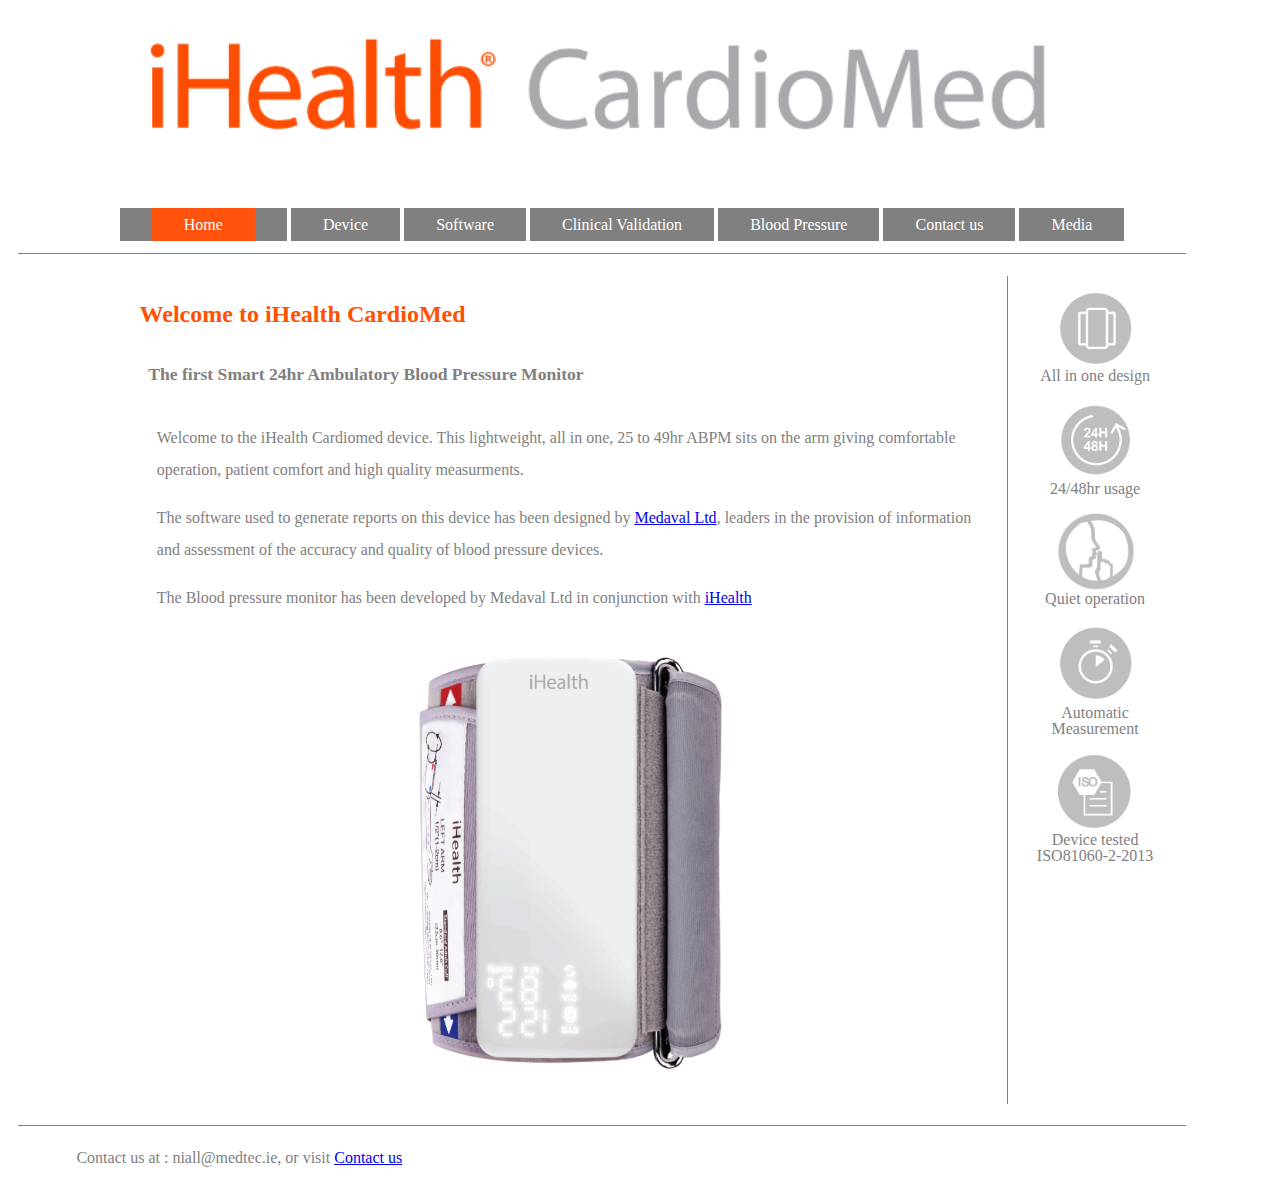
<file: index.html>
<!DOCTYPE html>
<html>
  <head>
    <meta charset="utf-8">
    <title>iHealth Cardiomed</title>
    <link rel="stylesheet" href="./css/home.css">
  </head>
  <body>
    <section class="container">
      <header id="header">
  <a href="index.html"><img src="images/ihealthcardiomed.jpg" alt="ihealth" class="large-centre-img"> </a>
</header>
      <nav id="navigation">
    <ul id="menu">
    	<li id="home"><a href="index.html">Home</a></li>
        <li id="device"><a href="device.html">Device</a></li>
        <li id="software"><a href="software.html">Software</a></li>
        <li id="clinical"><a href="clinval.html">Clinical Validation</a></li>
        <li id="why"><a href="why.html">Blood Pressure</a></li>
        <li id="contact"><a href="contact_us.html">Contact us</a></li>
        <li id="media"><a href="media.html">Media</a></li>
    </ul>
</nav>

<script>
  document.querySelector("#home").classList.add("active")
</script>
<main id="maincontent">
  <article id="primary">
    <section>
      <h1>Welcome to iHealth CardioMed</h1>
      <h3>The first Smart 24hr Ambulatory Blood Pressure Monitor</h3>
      <p> 
        Welcome to the iHealth Cardiomed device. This lightweight, all in one, 25 to 49hr ABPM sits on the arm giving comfortable operation, patient comfort and high quality measurments. 
      </p>
      <p>
        The software used to generate reports on this device has been designed by <a href="http://www.medaval.ie">Medaval Ltd</a>, leaders in the provision of information and assessment of the accuracy and quality of blood pressure devices.
      </p> 
      <p>
        The Blood pressure monitor has been developed by Medaval Ltd in conjunction with <a href="https://ihealthlabs.com">iHealth</a>
      </p>
      <p>
        <img src="images/ihealthcardiomed_device.jpg" alt="ihealth" class="medium-centre-img">
      </p>
    </section>
  </article>
  <aside id="secondary">
  <p class="highlight">
   <img src="images/aio.jpg" alt="All in one design" class="small-centre-img">
   All in one design
  </p>
  <p class="highlight">
    <img src="images/24_48.jpg" alt="The device can be used over 24-48hrs" class="small-centre-img">
    24/48hr usage
  </p>
  <p class="highlight">
    <img src="images/quiet.jpg" alt="The device is quiet to use" class="small-centre-img">
    Quiet operation
  </p>
  <p class="highlight">
    <img src="images/timer.jpg" alt="The device is automated" class="small-centre-img">
    Automatic Measurement
  </p>
  <p class="highlight">
    <img src="images/iso.jpg" alt="The device is tested to ISO81060-2-2013" class="small-centre-img">
    Device tested ISO81060-2-2013
  </p>
</aside>
</main>
      <footer id="footer">
  <p> 
    Contact us at : niall@medtec.ie, or visit  <a href="contact_us.html"> Contact us </a>
  </p>
</footer>
    </section>
  </body>
</html>
</file>
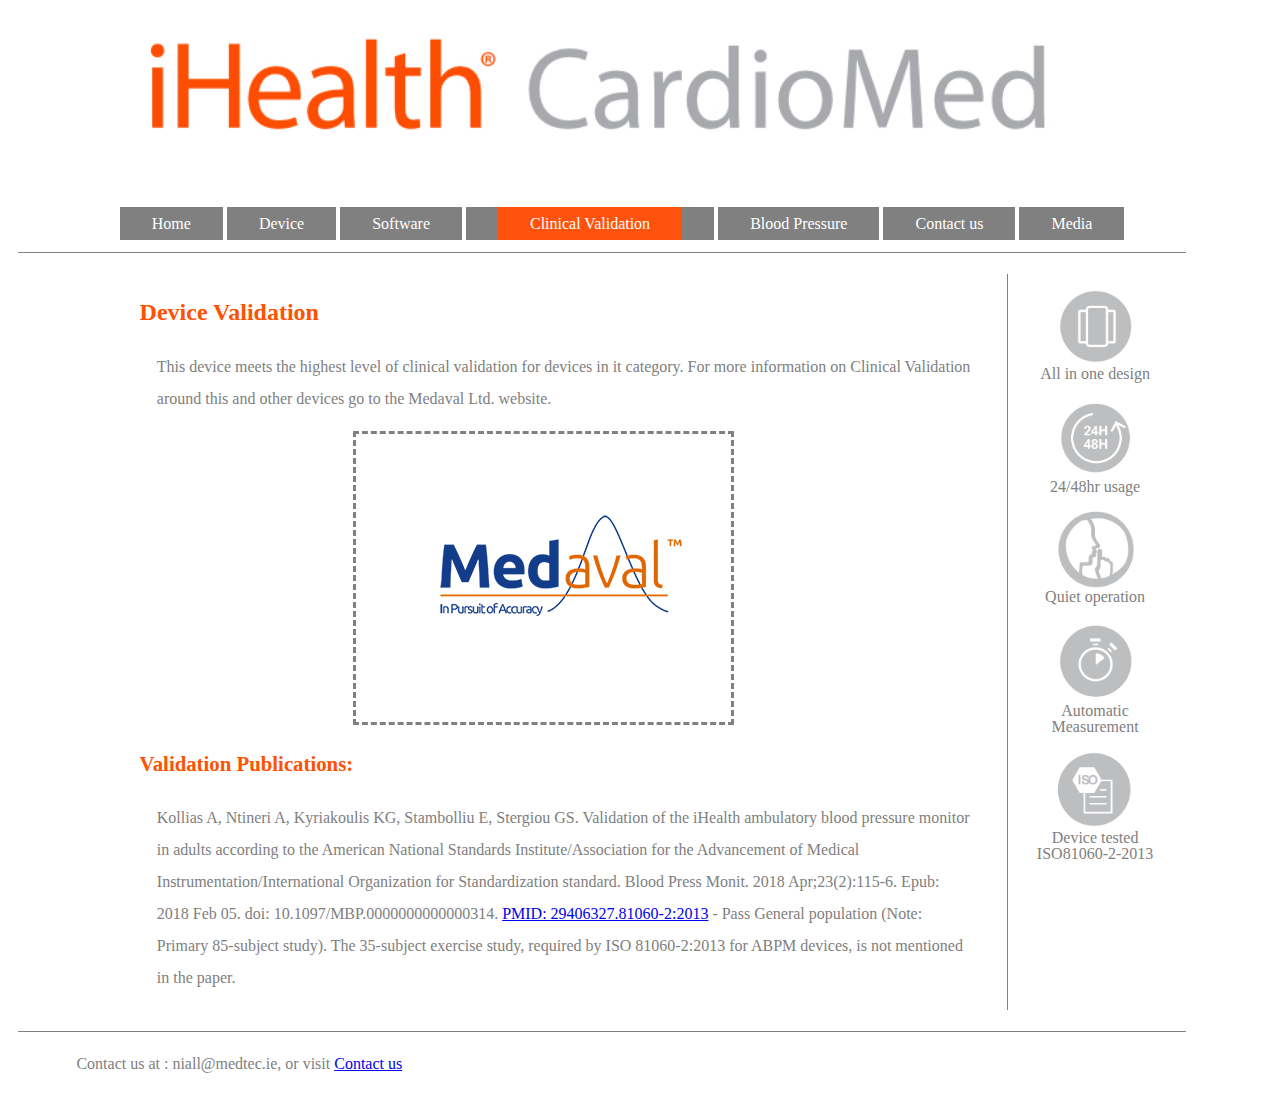
<file: clinval.html>
<!DOCTYPE html>
<html>
  <head>
    <meta charset="utf-8">
    <title>iHealth Cardiomed</title>
    <link rel="stylesheet" href="./css/home.css">
  </head>
  <body>
    <section class="container">
      <header id="header">
  <a href="index.html"><img src="images/ihealthcardiomed.jpg" alt="ihealth" class="large-centre-img"> </a>
</header>
      <nav id="navigation">
    <ul id="menu">
    	<li id="home"><a href="index.html">Home</a></li>
        <li id="device"><a href="device.html">Device</a></li>
        <li id="software"><a href="software.html">Software</a></li>
        <li id="clinical"><a href="clinval.html">Clinical Validation</a></li>
        <li id="why"><a href="why.html">Blood Pressure</a></li>
        <li id="contact"><a href="contact_us.html">Contact us</a></li>
        <li id="media"><a href="media.html">Media</a></li>
    </ul>
</nav>

<script>
  document.querySelector("#clinical").classList.add("active")
</script>
<main id="maincontent">
  <article id="primary">
    <section>
      <h1>Device Validation</h1>
      <p>
        This device meets the highest level of clinical validation for devices in it category.
        For more information on Clinical Validation around this and other devices go to the Medaval Ltd. website.
       </p>
       <p id="Clinical">  <a href="http://medaval.ie"><img src="images/medaval_1.png" alt="medaval homepage">
        </a>
      </p>
    </section>
    <section>
      <h2>Validation Publications:</h2>
      <p>
        Kollias A, Ntineri A, Kyriakoulis KG, Stambolliu E, Stergiou GS. Validation of the iHealth ambulatory blood pressure monitor in adults according to the American National Standards Institute/Association for the Advancement of Medical Instrumentation/International Organization for Standardization standard. Blood Press Monit. 2018 Apr;23(2):115-6. Epub: 2018 Feb 05. doi: 10.1097/MBP.0000000000000314. <a href="https://www.ncbi.nlm.nih.gov/pubmed/29406327">PMID: 29406327.81060-2:2013</a> - Pass General population (Note: Primary 85-subject study). The 35-subject exercise study, required by ISO 81060-2:2013 for ABPM devices, is not mentioned in the paper.
      </p>
    </section>
  </article>
  <aside id="secondary">
  <p class="highlight">
   <img src="images/aio.jpg" alt="All in one design" class="small-centre-img">
   All in one design
  </p>
  <p class="highlight">
    <img src="images/24_48.jpg" alt="The device can be used over 24-48hrs" class="small-centre-img">
    24/48hr usage
  </p>
  <p class="highlight">
    <img src="images/quiet.jpg" alt="The device is quiet to use" class="small-centre-img">
    Quiet operation
  </p>
  <p class="highlight">
    <img src="images/timer.jpg" alt="The device is automated" class="small-centre-img">
    Automatic Measurement
  </p>
  <p class="highlight">
    <img src="images/iso.jpg" alt="The device is tested to ISO81060-2-2013" class="small-centre-img">
    Device tested ISO81060-2-2013
  </p>
</aside>
</main>
      <footer id="footer">
  <p> 
    Contact us at : niall@medtec.ie, or visit  <a href="contact_us.html"> Contact us </a>
  </p>
</footer>
    </section>
  </body>
</html>
</file>
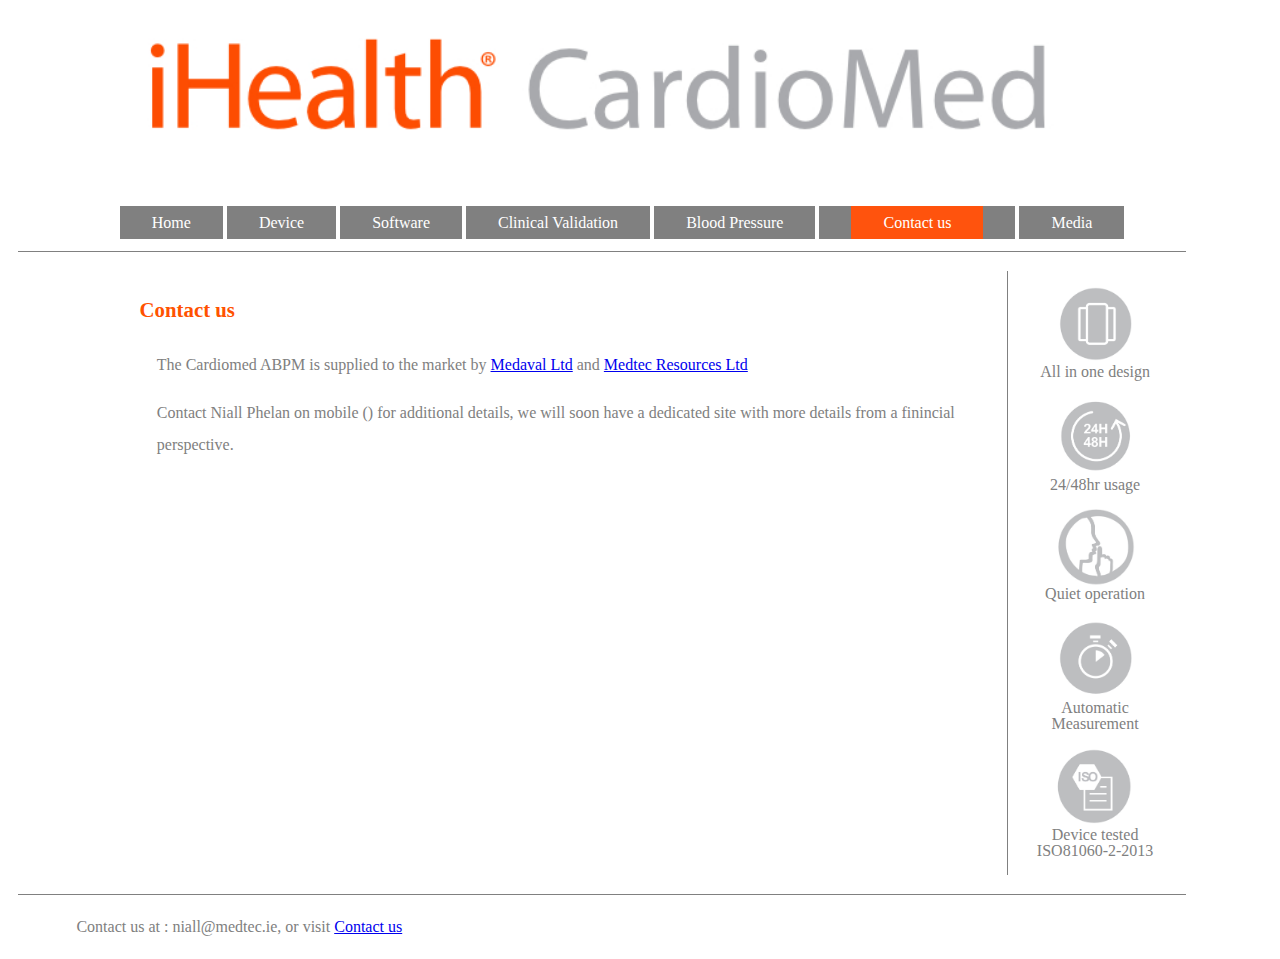
<file: contact_us.html>
<!DOCTYPE html>
<html>
  <head>
    <meta charset="utf-8">
    <title>iHealth Cardiomed</title>
    <link rel="stylesheet" href="./css/home.css">
  </head>
  <body>
    <section class="container">
      <header id="header">
  <a href="index.html"><img src="images/ihealthcardiomed.jpg" alt="ihealth" class="large-centre-img"> </a>
</header>
      <nav id="navigation">
    <ul id="menu">
    	<li id="home"><a href="index.html">Home</a></li>
        <li id="device"><a href="device.html">Device</a></li>
        <li id="software"><a href="software.html">Software</a></li>
        <li id="clinical"><a href="clinval.html">Clinical Validation</a></li>
        <li id="why"><a href="why.html">Blood Pressure</a></li>
        <li id="contact"><a href="contact_us.html">Contact us</a></li>
        <li id="media"><a href="media.html">Media</a></li>
    </ul>
</nav>

<script>
  document.querySelector("#contact").classList.add("active")
</script>
<main id="maincontent">
  <article id="primary">
    <section>
      <h2>Contact us</h2>
      <p>
        The Cardiomed ABPM is supplied to the market by <a href="https://medaval.ie" target="_blank">Medaval Ltd</a> and <a href="http://www.medtec.ie" target="_blank">Medtec Resources Ltd</a>
      </p>
      <p>
        Contact Niall Phelan on mobile () for additional details, we will soon have a dedicated site with more details from a finincial perspective.
      </p>
    </section>
  </article>
  <aside id="secondary">
  <p class="highlight">
   <img src="images/aio.jpg" alt="All in one design" class="small-centre-img">
   All in one design
  </p>
  <p class="highlight">
    <img src="images/24_48.jpg" alt="The device can be used over 24-48hrs" class="small-centre-img">
    24/48hr usage
  </p>
  <p class="highlight">
    <img src="images/quiet.jpg" alt="The device is quiet to use" class="small-centre-img">
    Quiet operation
  </p>
  <p class="highlight">
    <img src="images/timer.jpg" alt="The device is automated" class="small-centre-img">
    Automatic Measurement
  </p>
  <p class="highlight">
    <img src="images/iso.jpg" alt="The device is tested to ISO81060-2-2013" class="small-centre-img">
    Device tested ISO81060-2-2013
  </p>
</aside>
</main>
      <footer id="footer">
  <p> 
    Contact us at : niall@medtec.ie, or visit  <a href="contact_us.html"> Contact us </a>
  </p>
</footer>
    </section>
  </body>
</html>
</file>
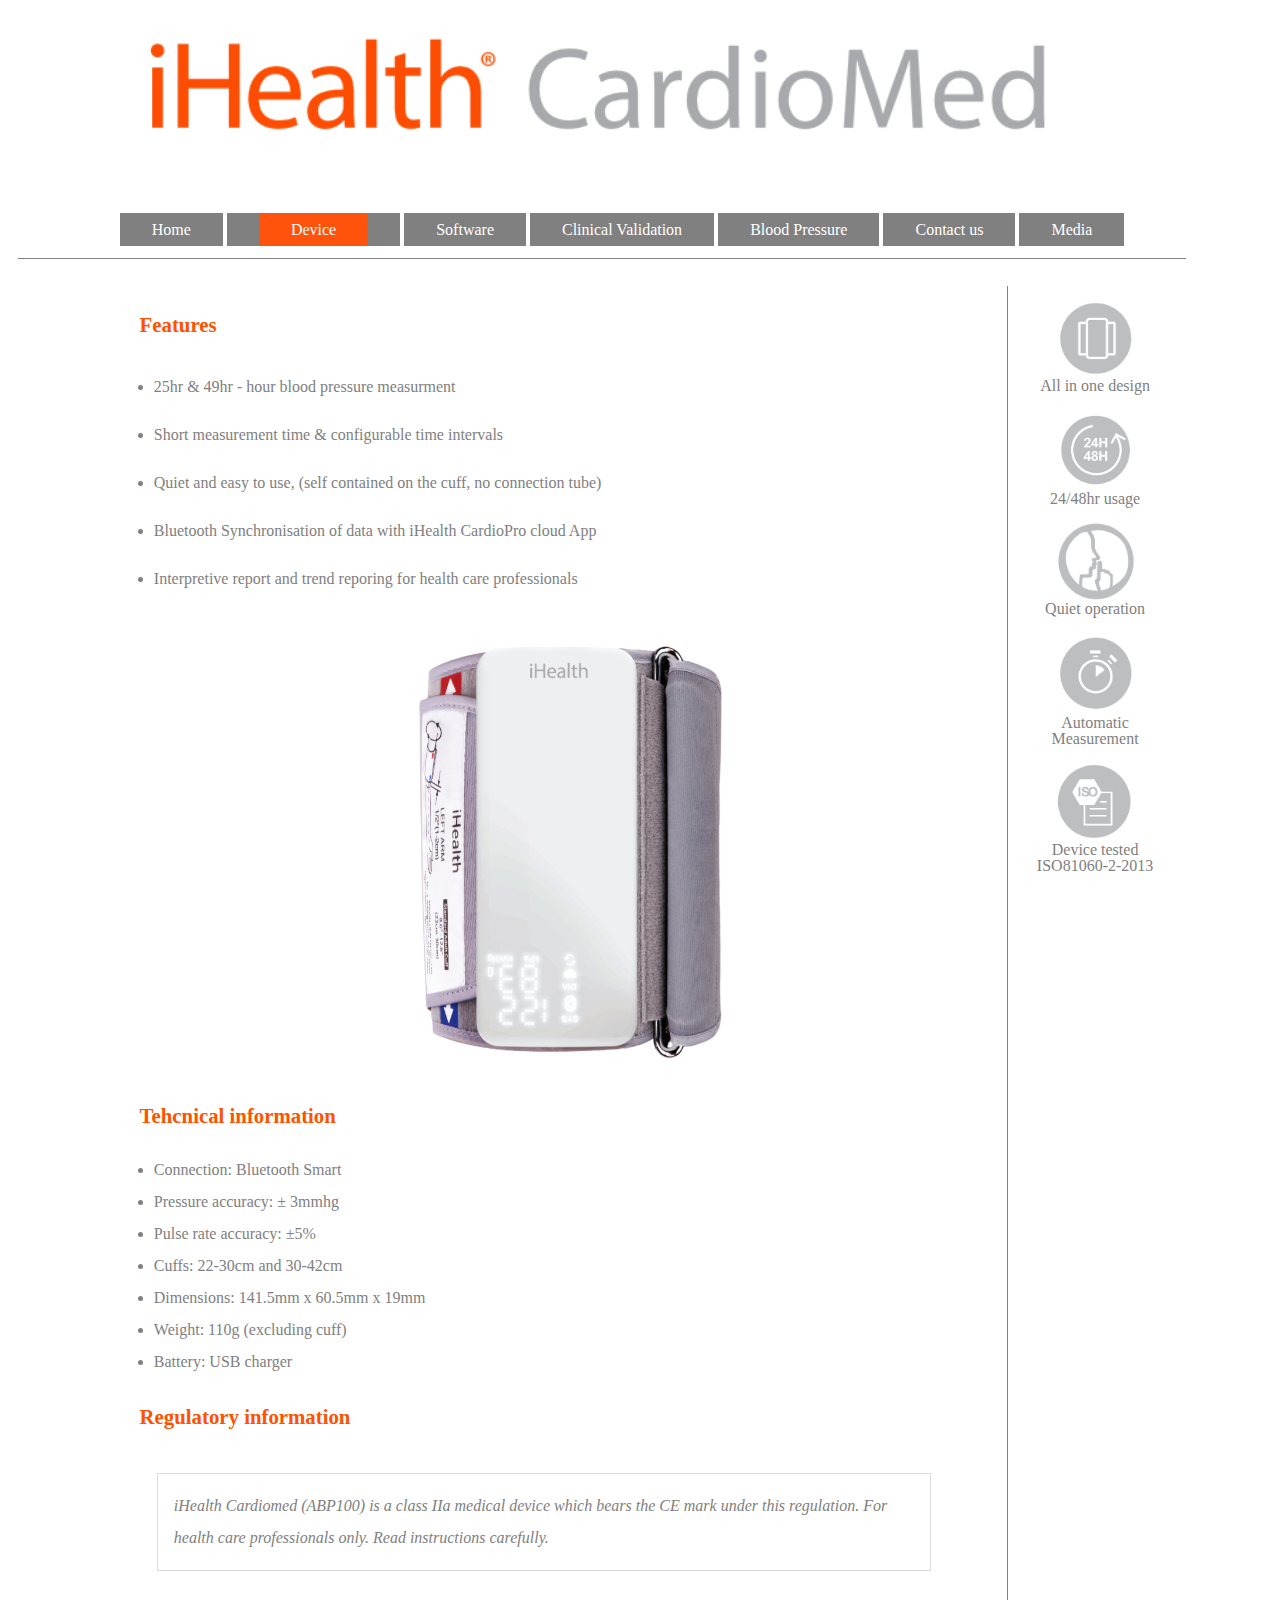
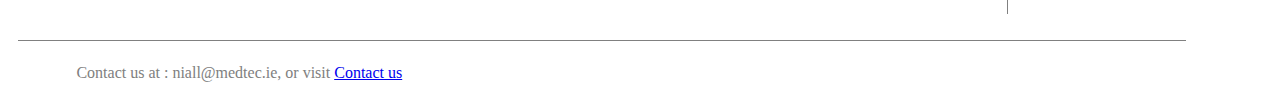
<file: device.html>
<!DOCTYPE html>
<html>
  <head>
    <meta charset="utf-8">
    <title>iHealth Cardiomed</title>
    <link rel="stylesheet" href="./css/home.css">
  </head>
  <body>
    <section class="container">
      <header id="header">
  <a href="index.html"><img src="images/ihealthcardiomed.jpg" alt="ihealth" class="large-centre-img"> </a>
</header>
      <nav id="navigation">
    <ul id="menu">
    	<li id="home"><a href="index.html">Home</a></li>
        <li id="device"><a href="device.html">Device</a></li>
        <li id="software"><a href="software.html">Software</a></li>
        <li id="clinical"><a href="clinval.html">Clinical Validation</a></li>
        <li id="why"><a href="why.html">Blood Pressure</a></li>
        <li id="contact"><a href="contact_us.html">Contact us</a></li>
        <li id="media"><a href="media.html">Media</a></li>
    </ul>
</nav>

<script>
  document.querySelector("#device").classList.add("active")
</script>
<main id="maincontent">
  <article id="primary">
    <section>
      <h2>Features</h2>
      <ul id="features">
       <li>25hr & 49hr - hour blood pressure measurment</li>
       <li>Short measurement time & configurable time intervals</li>
       <li>Quiet and easy to use, (self contained on the cuff, no  connection tube)</li>
       <li>Bluetooth Synchronisation of data with iHealth CardioPro cloud App</li>
       <li>Interpretive report and trend reporing for health care professionals</li>
      </ul>
      <p>
        <img src="images/ihealthcardiomed_device.jpg" alt="ihealth" class="medium-centre-img">
      </p>
    </section>
    <section>  
      <h2>Tehcnical information</h2>
      <ul id="technical_information">
        <li>Connection: Bluetooth Smart</li>
        <li>Pressure accuracy: ± 3mmhg</li>
        <li>Pulse rate accuracy: ±5%</li>
        <li>Cuffs: 22-30cm and 30-42cm</li>
        <li>Dimensions: 141.5mm x 60.5mm x 19mm</li>
        <li>Weight: 110g (excluding cuff)</li>                           <li>Battery: USB charger</li>
       </ul>
       <h2>Regulatory information</h2>
       <p id="regulatory_info"> 
          iHealth Cardiomed (ABP100) is a class IIa medical device which bears the CE mark under this regulation. For health care professionals only. Read instructions carefully.
       </p>
     </section>
   </article>
  <aside id="secondary">
  <p class="highlight">
   <img src="images/aio.jpg" alt="All in one design" class="small-centre-img">
   All in one design
  </p>
  <p class="highlight">
    <img src="images/24_48.jpg" alt="The device can be used over 24-48hrs" class="small-centre-img">
    24/48hr usage
  </p>
  <p class="highlight">
    <img src="images/quiet.jpg" alt="The device is quiet to use" class="small-centre-img">
    Quiet operation
  </p>
  <p class="highlight">
    <img src="images/timer.jpg" alt="The device is automated" class="small-centre-img">
    Automatic Measurement
  </p>
  <p class="highlight">
    <img src="images/iso.jpg" alt="The device is tested to ISO81060-2-2013" class="small-centre-img">
    Device tested ISO81060-2-2013
  </p>
</aside>
</main>
      <footer id="footer">
  <p> 
    Contact us at : niall@medtec.ie, or visit  <a href="contact_us.html"> Contact us </a>
  </p>
</footer>
    </section>
  </body>
</html>
</file>
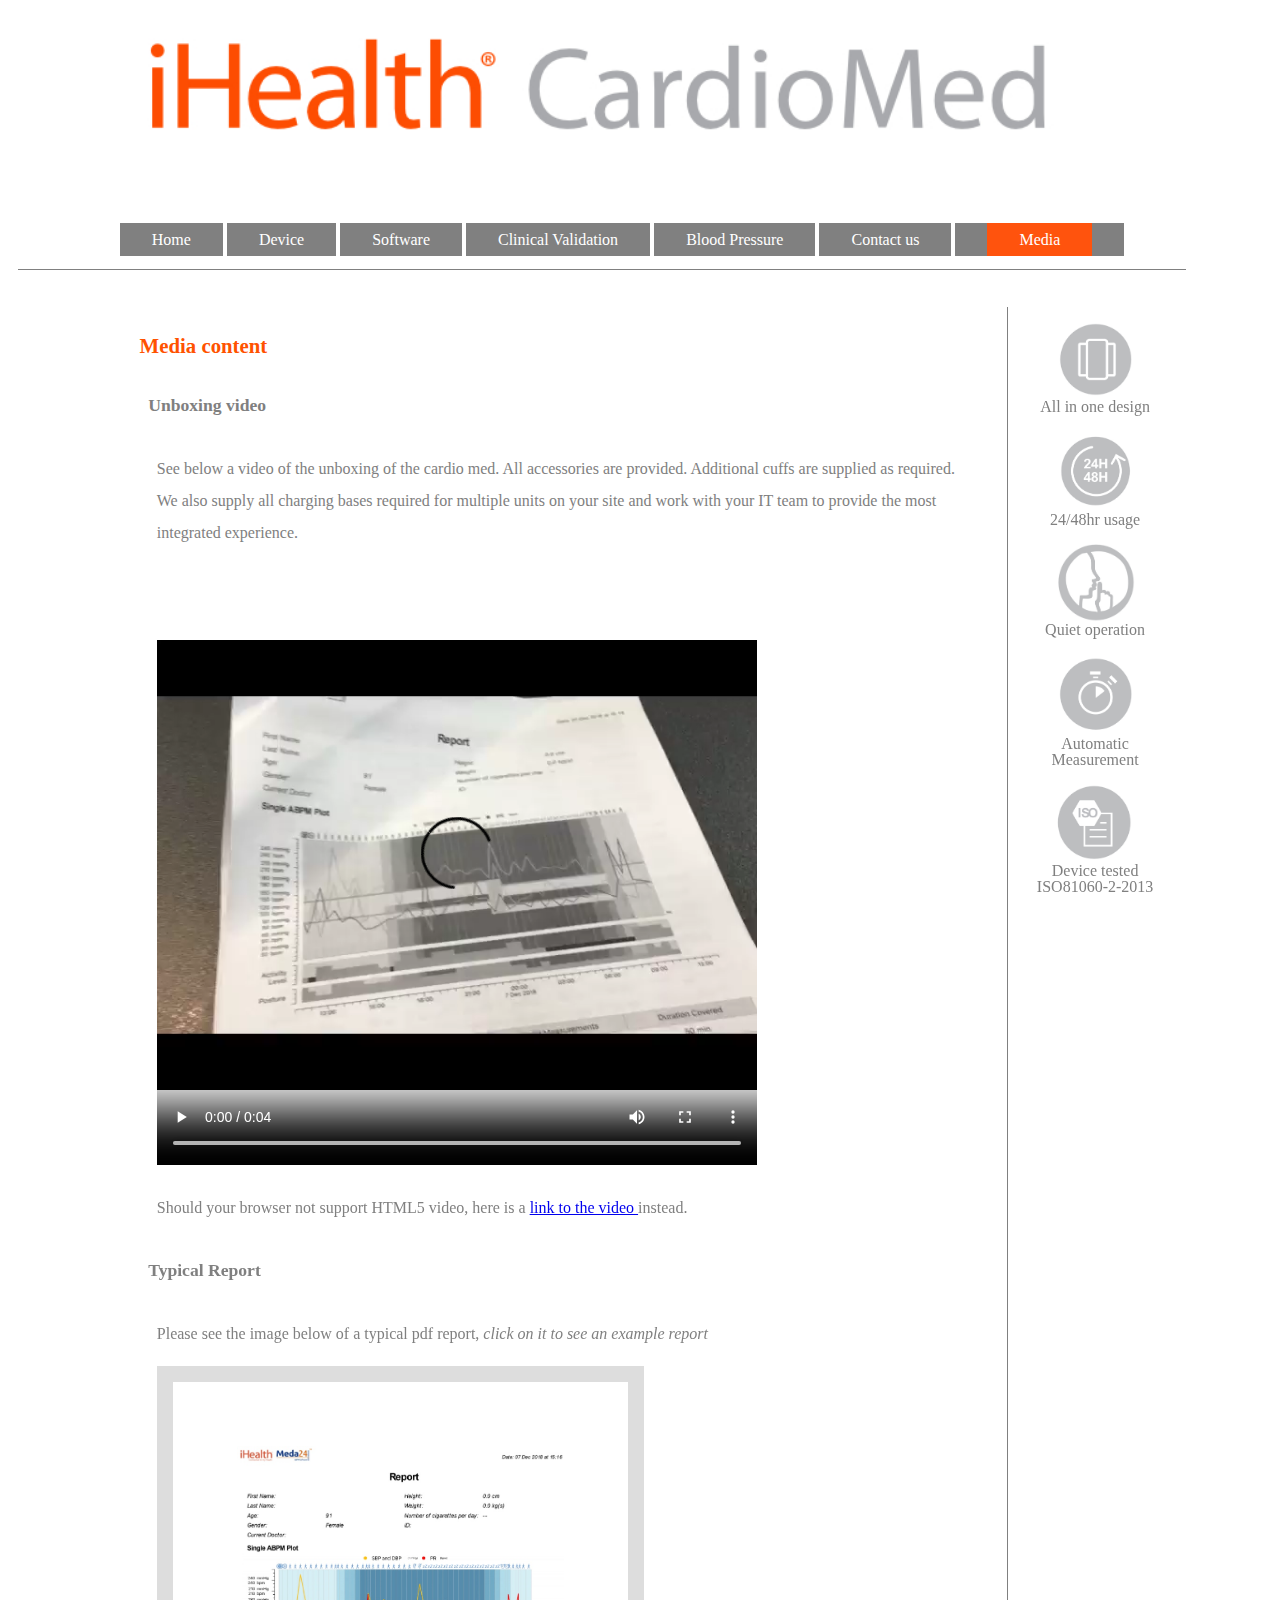
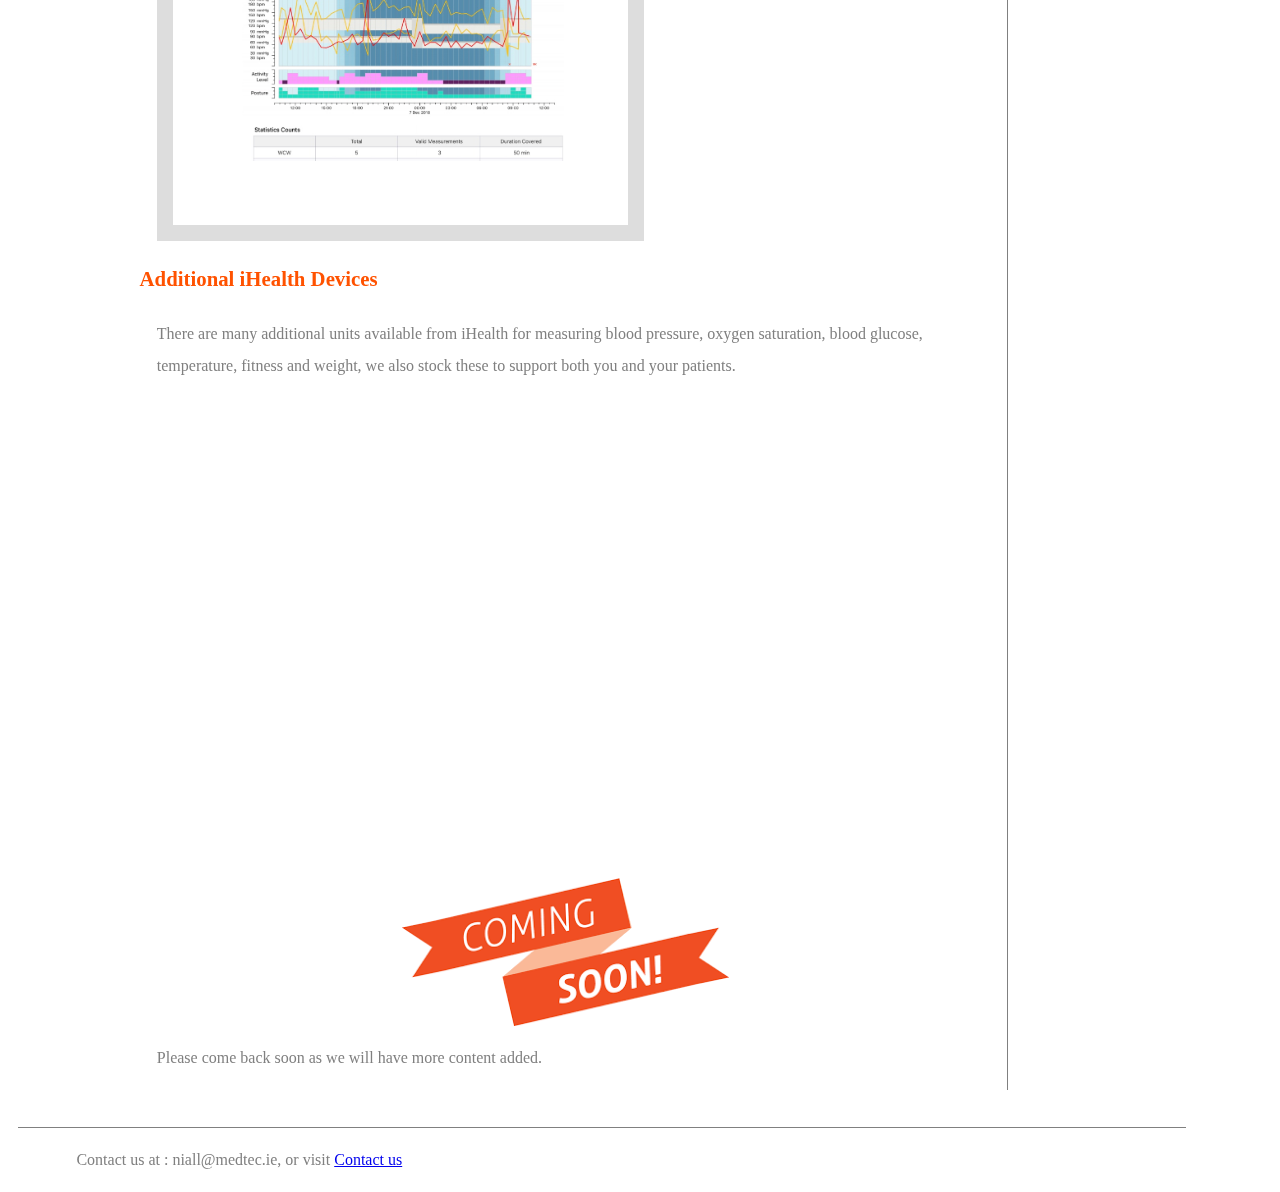
<file: media.html>
<!DOCTYPE html>
<html>
  <head>
    <meta charset="utf-8">
    <title>iHealth Cardiomed</title>
    <link rel="stylesheet" href="./css/home.css">
  </head>
  <body>
    <section class="container">
      <header id="header">
  <a href="index.html"><img src="images/ihealthcardiomed.jpg" alt="ihealth" class="large-centre-img"> </a>
</header>
      <nav id="navigation">
    <ul id="menu">
    	<li id="home"><a href="index.html">Home</a></li>
        <li id="device"><a href="device.html">Device</a></li>
        <li id="software"><a href="software.html">Software</a></li>
        <li id="clinical"><a href="clinval.html">Clinical Validation</a></li>
        <li id="why"><a href="why.html">Blood Pressure</a></li>
        <li id="contact"><a href="contact_us.html">Contact us</a></li>
        <li id="media"><a href="media.html">Media</a></li>
    </ul>
</nav>

<script>
  document.querySelector("#media").classList.add("active")
</script>
<main id="maincontent">
  <article id="primary">
    <section>
      <h2>Media content</h2>
      <h3>Unboxing video</h3>
      <p> 
        See below a video of the unboxing of the cardio med. All  accessories are provided. Additional cuffs are supplied as required. We also supply all charging bases required for multiple units on your site and work with your IT team to provide the most integrated experience.
      </p>
      <p>
        <video controls="controls" width="600" height="600" name="Cardiomed">
        <source src="videos/cardiomed.mov" type="video/mov">
        </source><source src="videos/cardiomed.mp4" type="video/mp4">
        <!-- Cannot specift percentagets only pixels
          reference: https://developer.mozilla.org/en-US/docs/Web/HTML/Element/video
          I've included two video sources in the <video> tag in order to allow for different browsers and operating systems.
        -->
        </source></video>
      </p>
      <p>
        Should your browser not support HTML5 video, here is a 
        <a href="videos/cardiomed.mp4" target="_blank">link to the video
          </a>instead.
      </p>
    </section>
    <section>
      <h3>Typical Report</h3>
      <p>
        Please see the image below of a typical pdf report, <em>click on it to see an example report</em>
      </p>
      <p>
        <a href="files/sample_report.pdf" target="pdf-frame"><img src="images/sample_report_image.jpg" alt="Sample report image with link" class="medium-left-img"></a>
      </p>
    </section>
    <section>
      <h2>Additional iHealth Devices</h2>
      <p>
        There are many additional units available from iHealth for measuring blood pressure, oxygen saturation, blood glucose, temperature, fitness and weight, we also stock these to support both you and your patients.
      </p>
      <p>
        <iframe width="600" height="453" src="https://www.youtube.com/embed/llcOj4hCw4g" frameborder="0" allow="accelerometer; autoplay; encrypted-media; gyroscope; picture-in-picture" allowfullscreen></iframe>
      </p>
      <p>
         <img src="images/comingsoon.png" alt="comingsoon" class="medium-centre-img">
      </p>
      <p>
        Please come back soon as we will have more content added.
      </p>
    </section>
  </article>
  <aside id="secondary">
  <p class="highlight">
   <img src="images/aio.jpg" alt="All in one design" class="small-centre-img">
   All in one design
  </p>
  <p class="highlight">
    <img src="images/24_48.jpg" alt="The device can be used over 24-48hrs" class="small-centre-img">
    24/48hr usage
  </p>
  <p class="highlight">
    <img src="images/quiet.jpg" alt="The device is quiet to use" class="small-centre-img">
    Quiet operation
  </p>
  <p class="highlight">
    <img src="images/timer.jpg" alt="The device is automated" class="small-centre-img">
    Automatic Measurement
  </p>
  <p class="highlight">
    <img src="images/iso.jpg" alt="The device is tested to ISO81060-2-2013" class="small-centre-img">
    Device tested ISO81060-2-2013
  </p>
</aside>
</main>
      <footer id="footer">
  <p> 
    Contact us at : niall@medtec.ie, or visit  <a href="contact_us.html"> Contact us </a>
  </p>
</footer>
    </section>
  </body>
</html>
</file>
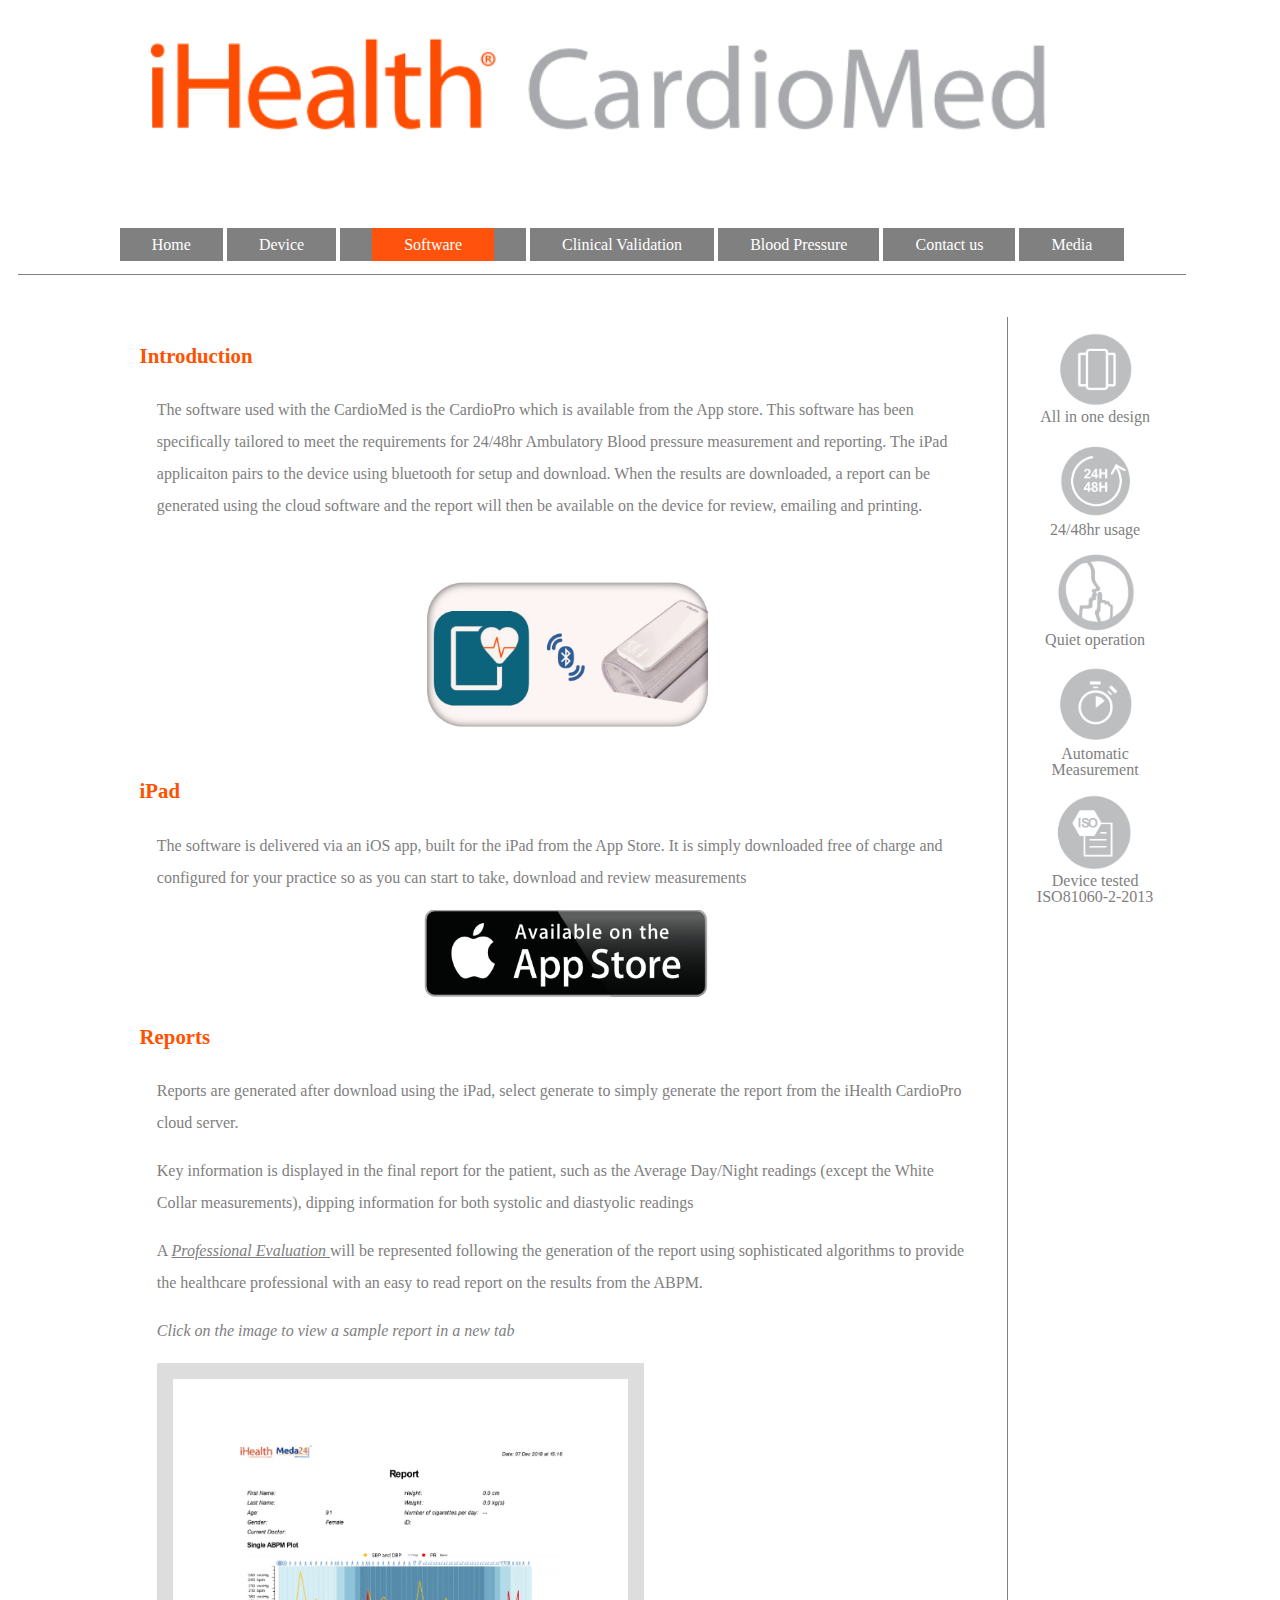
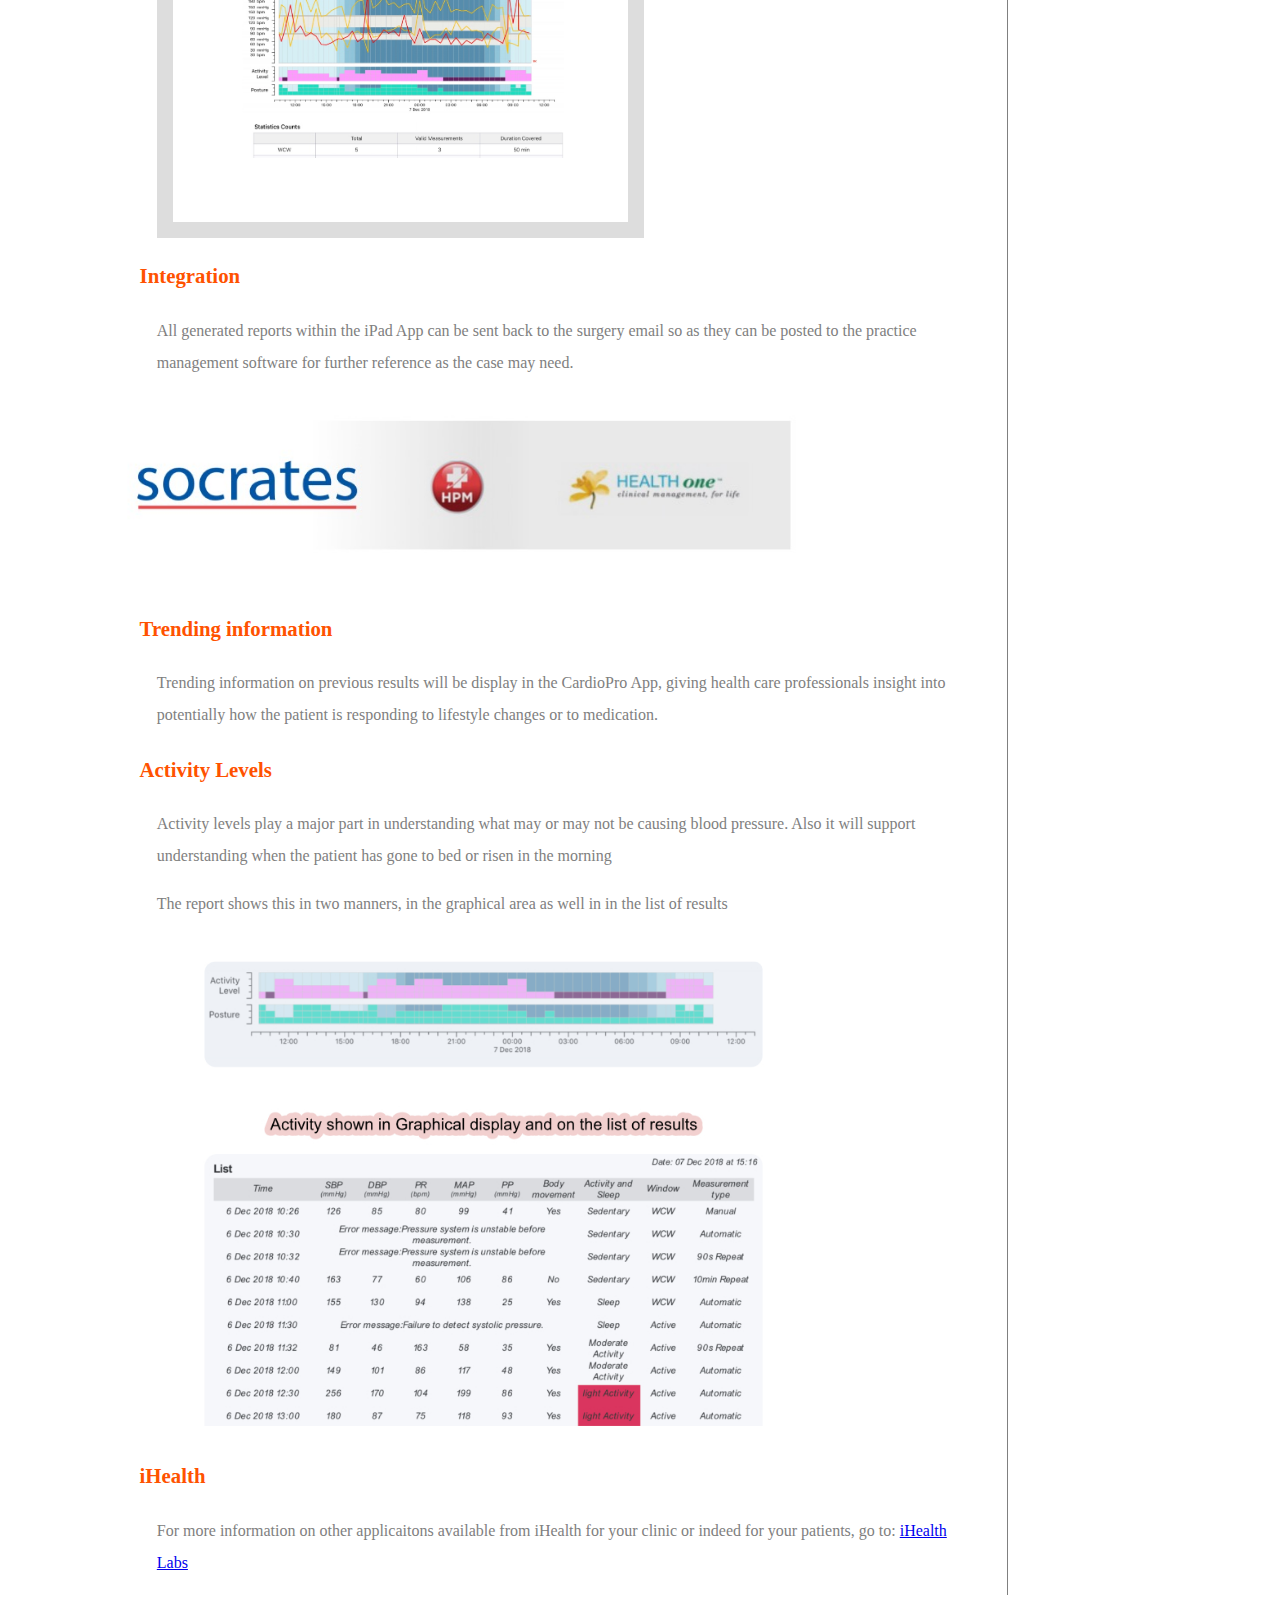
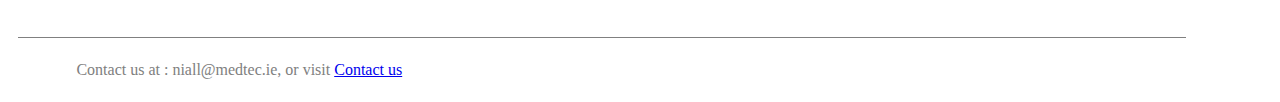
<file: software.html>
<!DOCTYPE html>
<html>
  <head>
    <meta charset="utf-8">
    <title>iHealth Cardiomed</title>
    <link rel="stylesheet" href="./css/home.css">
  </head>
  <body>
    <section class="container">
      <header id="header">
  <a href="index.html"><img src="images/ihealthcardiomed.jpg" alt="ihealth" class="large-centre-img"> </a>
</header>
      <nav id="navigation">
    <ul id="menu">
    	<li id="home"><a href="index.html">Home</a></li>
        <li id="device"><a href="device.html">Device</a></li>
        <li id="software"><a href="software.html">Software</a></li>
        <li id="clinical"><a href="clinval.html">Clinical Validation</a></li>
        <li id="why"><a href="why.html">Blood Pressure</a></li>
        <li id="contact"><a href="contact_us.html">Contact us</a></li>
        <li id="media"><a href="media.html">Media</a></li>
    </ul>
</nav>

<script>
  document.querySelector("#software").classList.add("active")
</script>
<main id="maincontent">
  <article id="primary">
    <h2>Introduction</h2>
    <p> 
      The software used with the CardioMed is the CardioPro which is available from the App store. This software has been specifically tailored to meet the requirements for 24/48hr Ambulatory Blood pressure measurement and reporting. The iPad applicaiton pairs to the device using bluetooth for setup and download. When the results are downloaded, a report can be generated using the cloud software and the report will then be available on the device for review, emailing and printing.
    </p>
    <p>
    <img src="images/device_download.jpg" alt="Activity levels" class="mediumlrg-centre-img">
    </p>
    <h2>iPad</h2>
    <p>
      The software is delivered via an iOS app, built for the iPad from the App Store. It is simply downloaded free of charge and configured for your practice so as you can start to take, download and review measurements
    </p>
    <p>
      <a href="https://itunes.apple.com/ie/app/iheath-cardiopro/id1439536350?mt=8" target="_blank"><img src="images/appstore.jpg" alt="Appstore link" class="mediumlrg-centre-img"></a>
    </p>
    <h2>Reports</h2>
    <p>
      Reports are generated after download using the iPad, select generate to simply generate the report from the iHealth CardioPro cloud server.
    </p>
    <p>
      Key information is displayed in the final report for the patient, such as the Average Day/Night readings (except the White Collar measurements), dipping information for both systolic and diastyolic readings
    </p>
    <p>
      A <u><em>Professional Evaluation</em> </u>will be represented following the generation of the report using sophisticated algorithms to provide the healthcare professional with an easy to read report on the results from the ABPM.
    </p>
    <p>
      <em>Click on the image to view a sample report in a new tab</em>
    </p>
    <p>
       <a href="files/sample_report.pdf" target="pdf-frame"><img src="images/sample_report_image.jpg" alt="Sample report image with link" class="medium-left-img"></a>
     </p>
    <h2>Integration</h2>
    <p>
      All generated reports within the iPad App can be sent back to the surgery email so as they can be posted to the practice management software for further reference as the case may need.
    </p>
          <!--
          Alternative method of having 3 images
          <div class="row">
            <div class="column">
            <img src="images/socrates_logo.png" alt="Socrates" style="width:70%">
            </div>
              <div class="column">
            <img src="images/helix.jpg" alt="Helix" style="width:70%">
            </div>
              <div class="column">
            <img src="images/healthone.jpg" alt="Healthone" style="width:70%">
            </div>
          </div>
        -->
       <img src="images/clanwilliam.jpg" alt="Clanwilliam software" class="large-centre-img">
    <h2>Trending information</h2>
    <p>
      Trending information on previous results will be display in the CardioPro App, giving health care professionals insight into potentially how the patient is responding to lifestyle changes or to medication.
    </p>
    <h2>Activity Levels</h2>
    <p>
      Activity levels play a major part in understanding what may or may not be causing blood pressure. Also it will support understanding when the patient has gone to bed or risen in the morning
    </p>
    <p> 
      The report shows this in two manners, in the graphical area as well in in the list of results
    </p>
    <p>
      <img src="images/activitylevels.jpg" alt="Activity levels" class="large-centre-img">
    </p>
    <h2>iHealth</h2>
    <p> 
      For more information on other applicaitons available from iHealth for your clinic or indeed for your patients, go to: <a href="https://ihealthlabs.com" target="_blank">iHealth Labs</a>
    </p>
  </article>
  <aside id="secondary">
  <p class="highlight">
   <img src="images/aio.jpg" alt="All in one design" class="small-centre-img">
   All in one design
  </p>
  <p class="highlight">
    <img src="images/24_48.jpg" alt="The device can be used over 24-48hrs" class="small-centre-img">
    24/48hr usage
  </p>
  <p class="highlight">
    <img src="images/quiet.jpg" alt="The device is quiet to use" class="small-centre-img">
    Quiet operation
  </p>
  <p class="highlight">
    <img src="images/timer.jpg" alt="The device is automated" class="small-centre-img">
    Automatic Measurement
  </p>
  <p class="highlight">
    <img src="images/iso.jpg" alt="The device is tested to ISO81060-2-2013" class="small-centre-img">
    Device tested ISO81060-2-2013
  </p>
</aside>
</main>
      <footer id="footer">
  <p> 
    Contact us at : niall@medtec.ie, or visit  <a href="contact_us.html"> Contact us </a>
  </p>
</footer>
    </section>
  </body>
</html>
</file>
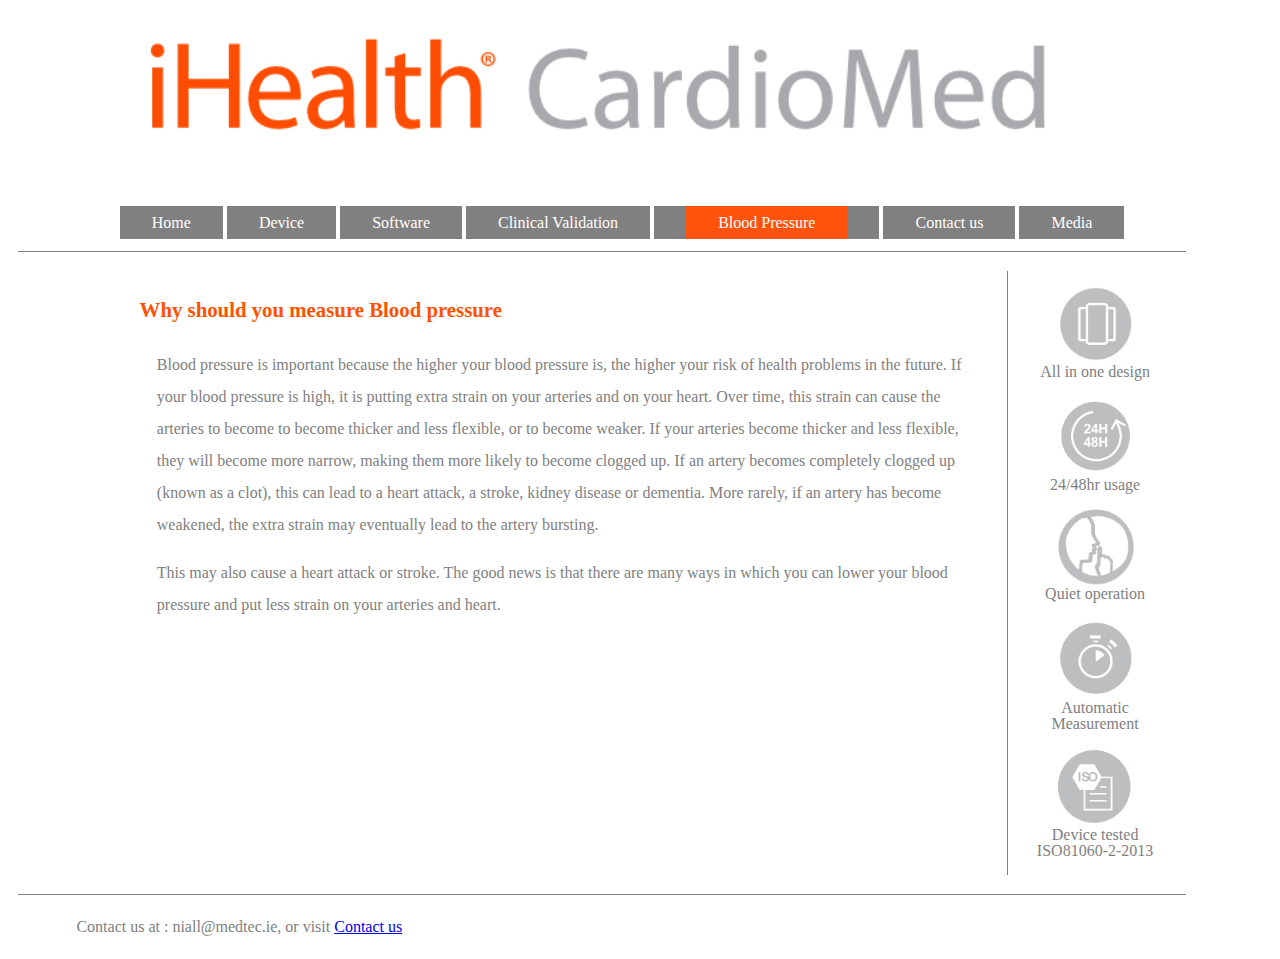
<file: why.html>
<!DOCTYPE html>
<html>
  <head>
    <meta charset="utf-8">
    <title>iHealth Cardiomed</title>
    <link rel="stylesheet" href="./css/home.css">
  </head>
  <body>
    <section class="container">
      <header id="header">
  <a href="index.html"><img src="images/ihealthcardiomed.jpg" alt="ihealth" class="large-centre-img"> </a>
</header>
      <nav id="navigation">
    <ul id="menu">
    	<li id="home"><a href="index.html">Home</a></li>
        <li id="device"><a href="device.html">Device</a></li>
        <li id="software"><a href="software.html">Software</a></li>
        <li id="clinical"><a href="clinval.html">Clinical Validation</a></li>
        <li id="why"><a href="why.html">Blood Pressure</a></li>
        <li id="contact"><a href="contact_us.html">Contact us</a></li>
        <li id="media"><a href="media.html">Media</a></li>
    </ul>
</nav>

<script>
  document.querySelector("#why").classList.add("active")
</script>
<main id="maincontent">
  <article id="primary">
    <h2>Why should you measure Blood pressure</h2>
    <p>
      Blood pressure is important because the higher your blood pressure is, the higher your risk of health problems in the future. If your blood pressure is high, it is putting extra strain on your arteries and on your heart. Over time, this strain can cause the arteries to become to become thicker and less flexible, or to become weaker. If your arteries become thicker and less flexible, they will become more narrow, making them more likely to become clogged up. If an artery becomes completely clogged up (known as a clot), this can lead to a heart attack, a stroke, kidney disease or dementia. More rarely, if an artery has become weakened, the extra strain may eventually lead to the artery bursting. 
    </p>
    <p>
      This may also cause a heart attack or stroke. The good news is that there are many ways in which you can lower your blood pressure and put less strain on your arteries and heart.
    </p>
  </article>
  <aside id="secondary">
  <p class="highlight">
   <img src="images/aio.jpg" alt="All in one design" class="small-centre-img">
   All in one design
  </p>
  <p class="highlight">
    <img src="images/24_48.jpg" alt="The device can be used over 24-48hrs" class="small-centre-img">
    24/48hr usage
  </p>
  <p class="highlight">
    <img src="images/quiet.jpg" alt="The device is quiet to use" class="small-centre-img">
    Quiet operation
  </p>
  <p class="highlight">
    <img src="images/timer.jpg" alt="The device is automated" class="small-centre-img">
    Automatic Measurement
  </p>
  <p class="highlight">
    <img src="images/iso.jpg" alt="The device is tested to ISO81060-2-2013" class="small-centre-img">
    Device tested ISO81060-2-2013
  </p>
</aside>
<main></main></main>
      <footer id="footer">
  <p> 
    Contact us at : niall@medtec.ie, or visit  <a href="contact_us.html"> Contact us </a>
  </p>
</footer>
    </section>
  </body>
</html>
</file>
<file: css/home.css>
@import url("grid.css");
@import url("image.css");
@import url("nav.css");

body {
  font-family: Helvetica Neue;
  font-size: medium;
  line-height: 1.6em;
}
a.link, a.hover, a.active, a.visited{
  color:white;
}
h1, h2 {
  color: #ff5200;
  margin: 3%;
}

h1 {
  font-size: 150%;
}

h2 {
  font-size: 130%;
}
h3 {
  color:#808080;
  font-size: 110%;
  margin: 4%;
}

p {
  color: #808080;
  margin-left: 5%;
  line-height: 2em;
}
a.link, a.hover, a.active, a.visited{
  color:white;
}

.special {
  color: maroon;
}

.highlight {
  color: #808080;
  line-height: 1em;
  text-align: center;
}

#regulatory_info{
  color:grey;
  font-size: 100%;
  margin: 5%;
  border: 1px solid #ddd;
  font-style: italic;
  padding:1em;
}
</file>
